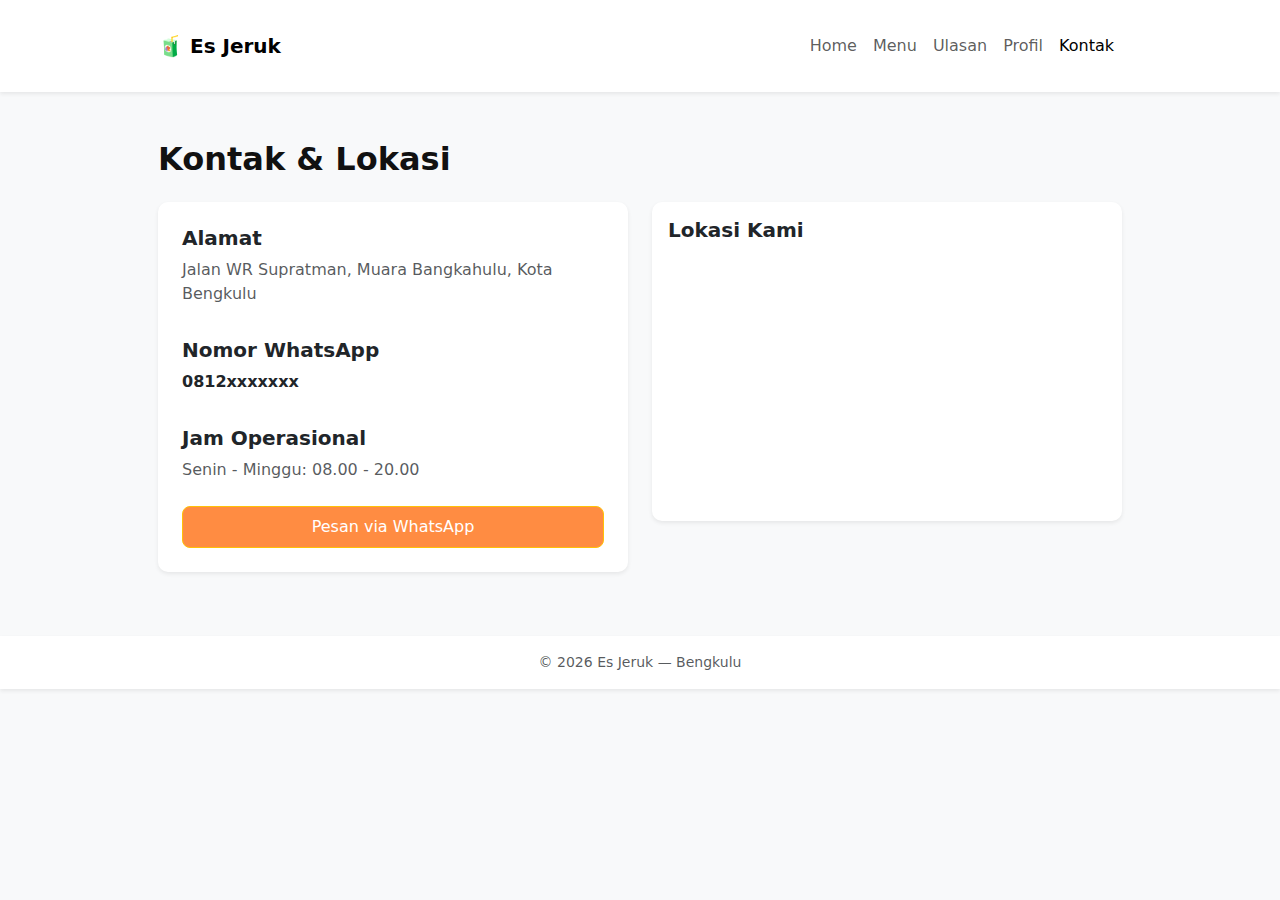
<file: JERUK/contact.html>
<!doctype html>
<html lang="id">
<head>
  <meta charset="utf-8" />
  <meta name="viewport" content="width=device-width,initial-scale=1" />
  <title>Kontak & Lokasi — Es Jeruk</title>

  <!-- Bootstrap -->
  <link href="https://cdn.jsdelivr.net/npm/bootstrap@5.3.3/dist/css/bootstrap.min.css" rel="stylesheet">

  <!-- Custom Brand CSS -->
  <link rel="stylesheet" href="assets/css/style.css">
</head>

<body class="bg-light">

  <!-- Navbar -->
  <nav class="navbar navbar-expand-lg navbar-light bg-white shadow-sm sticky-top">
    <div class="container">
      <a class="navbar-brand fw-bold text-orange" href="index.html">🧃 Es Jeruk</a>

      <button class="navbar-toggler" type="button" data-bs-toggle="collapse" data-bs-target="#navMenu">
        <span class="navbar-toggler-icon"></span>
      </button>

      <div class="collapse navbar-collapse" id="navMenu">
        <ul class="navbar-nav ms-auto">
          <li class="nav-item"><a class="nav-link" href="index.html">Home</a></li>
          <li class="nav-item"><a class="nav-link" href="menu.html">Menu</a></li>
          <li class="nav-item"><a class="nav-link" href="reviews.html">Ulasan</a></li>
          <li class="nav-item"><a class="nav-link" href="profile.html">Profil</a></li>
          <li class="nav-item"><a class="nav-link active" href="contact.html">Kontak</a></li>
        </ul>
      </div>
    </div>
  </nav>

  <!-- Content -->
  <main class="container py-5">

    <h2 class="fw-bold mb-4 text-orange">Kontak & Lokasi</h2>

    <div class="row g-4">

      <!-- Informasi Kontak -->
      <div class="col-md-6">
        <div class="card border-0 shadow-sm p-4">

          <h5 class="fw-bold text-orange mb-2">Alamat</h5>
          <p class="text-muted">Jalan WR Supratman, Muara Bangkahulu, Kota Bengkulu</p>

          <h5 class="fw-bold text-orange mt-3 mb-2">Nomor WhatsApp</h5>
          <p id="wa-display" class="fw-semibold">0812xxxxxxx</p>

          <h5 class="fw-bold text-orange mt-3 mb-2">Jam Operasional</h5>
          <p class="text-muted">Senin - Minggu: 08.00 - 20.00</p>

          <a id="wa-contact" class="btn btn-warning text-white px-3 py-2 mt-2" href="#">
            Pesan via WhatsApp
          </a>

        </div>
      </div>

      <!-- Maps -->
      <div class="col-md-6">
        <div class="card border-0 shadow-sm p-3">
          <h5 class="fw-bold text-orange mb-3">Lokasi Kami</h5>

          <div class="ratio ratio-16x9">
            <iframe 
              loading="lazy"
              referrerpolicy="no-referrer-when-downgrade"
              src="https://www.google.com/maps?q=Jalan+WR+Supratman+Muara+Bangkahulu+Kota+Bengkulu&output=embed">
            </iframe>
          </div>
        </div>
      </div>

    </div>

  </main>

  <!-- Footer -->
  <footer class="bg-white py-3 text-center small text-muted shadow-sm">
    © <span id="year"></span> Es Jeruk — Bengkulu
  </footer>

  <!-- Bootstrap JS -->
  <script src="https://cdn.jsdelivr.net/npm/bootstrap@5.3.3/dist/js/bootstrap.bundle.min.js"></script>

  <!-- Custom JS -->
  <script src="assets/js/app.js"></script>

  <script>
    document.getElementById("year").textContent = new Date().getFullYear();
  </script>

</body>
</html>
</file>
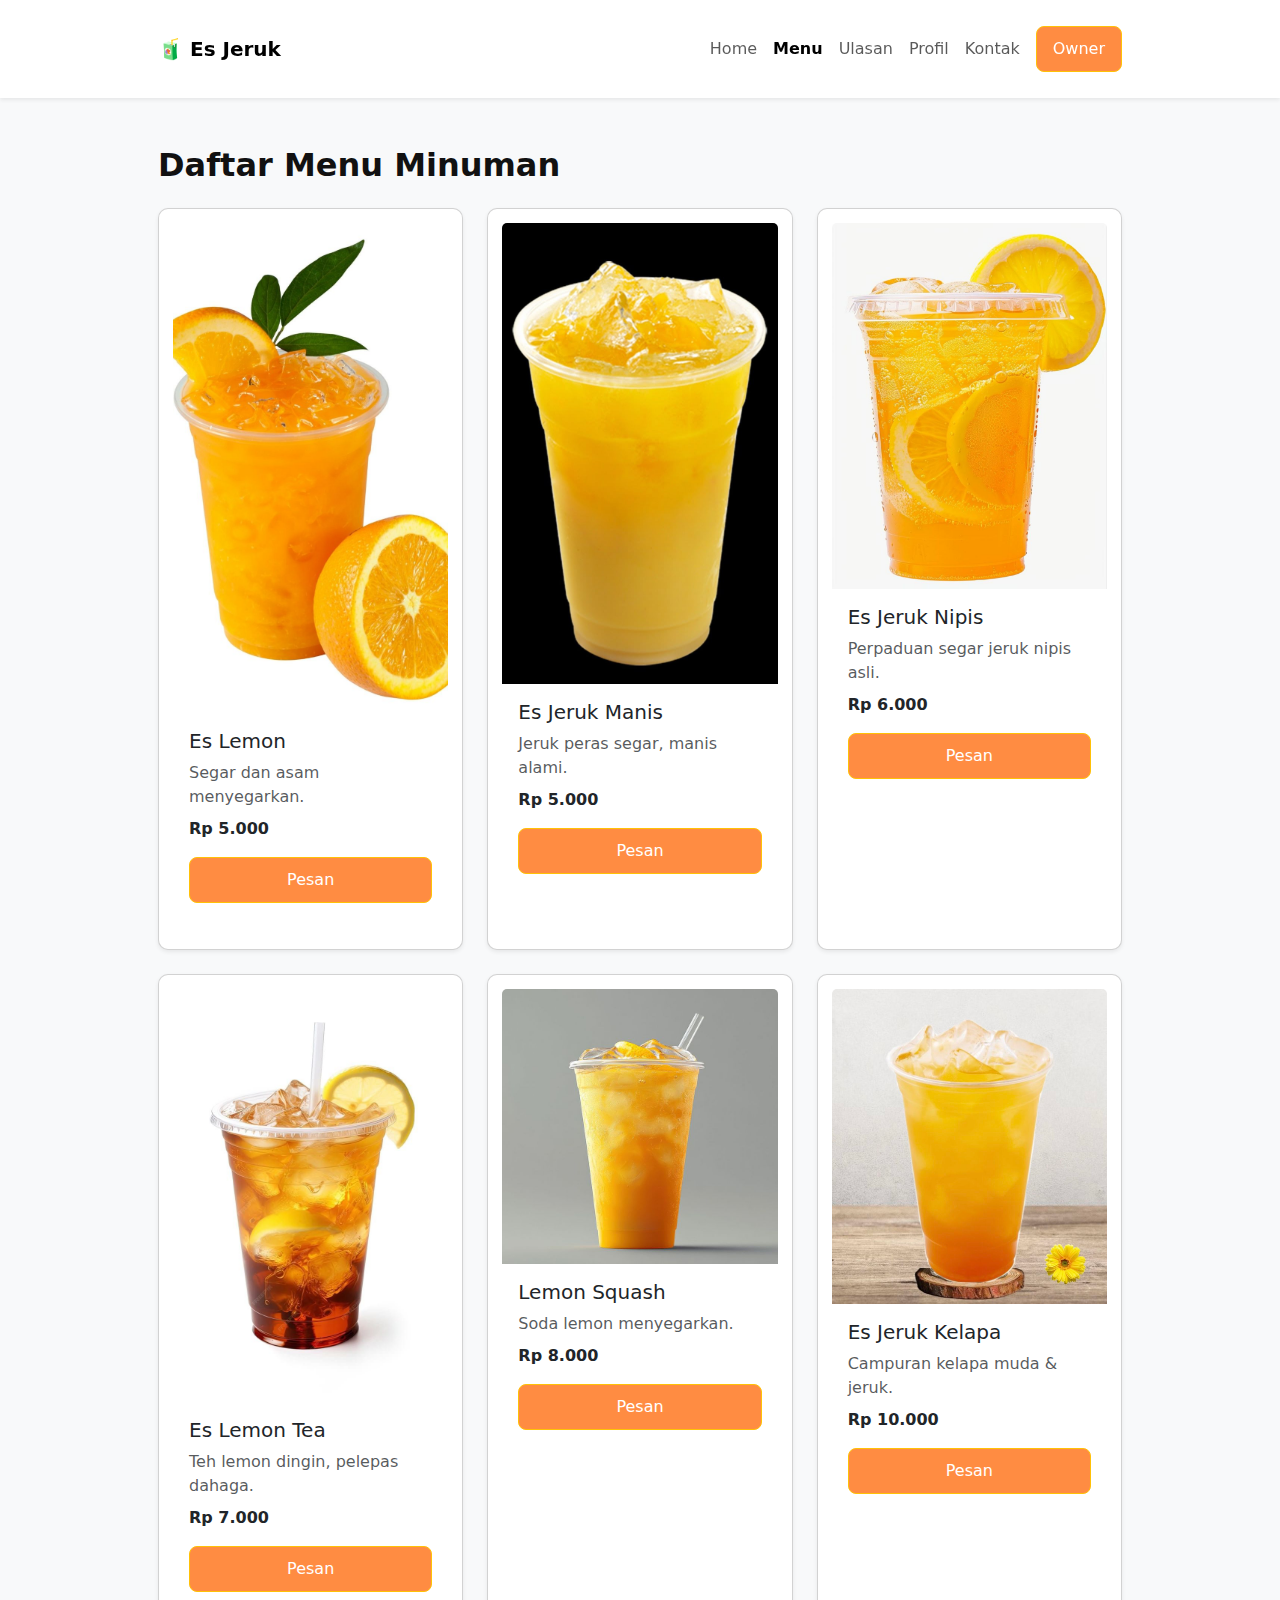
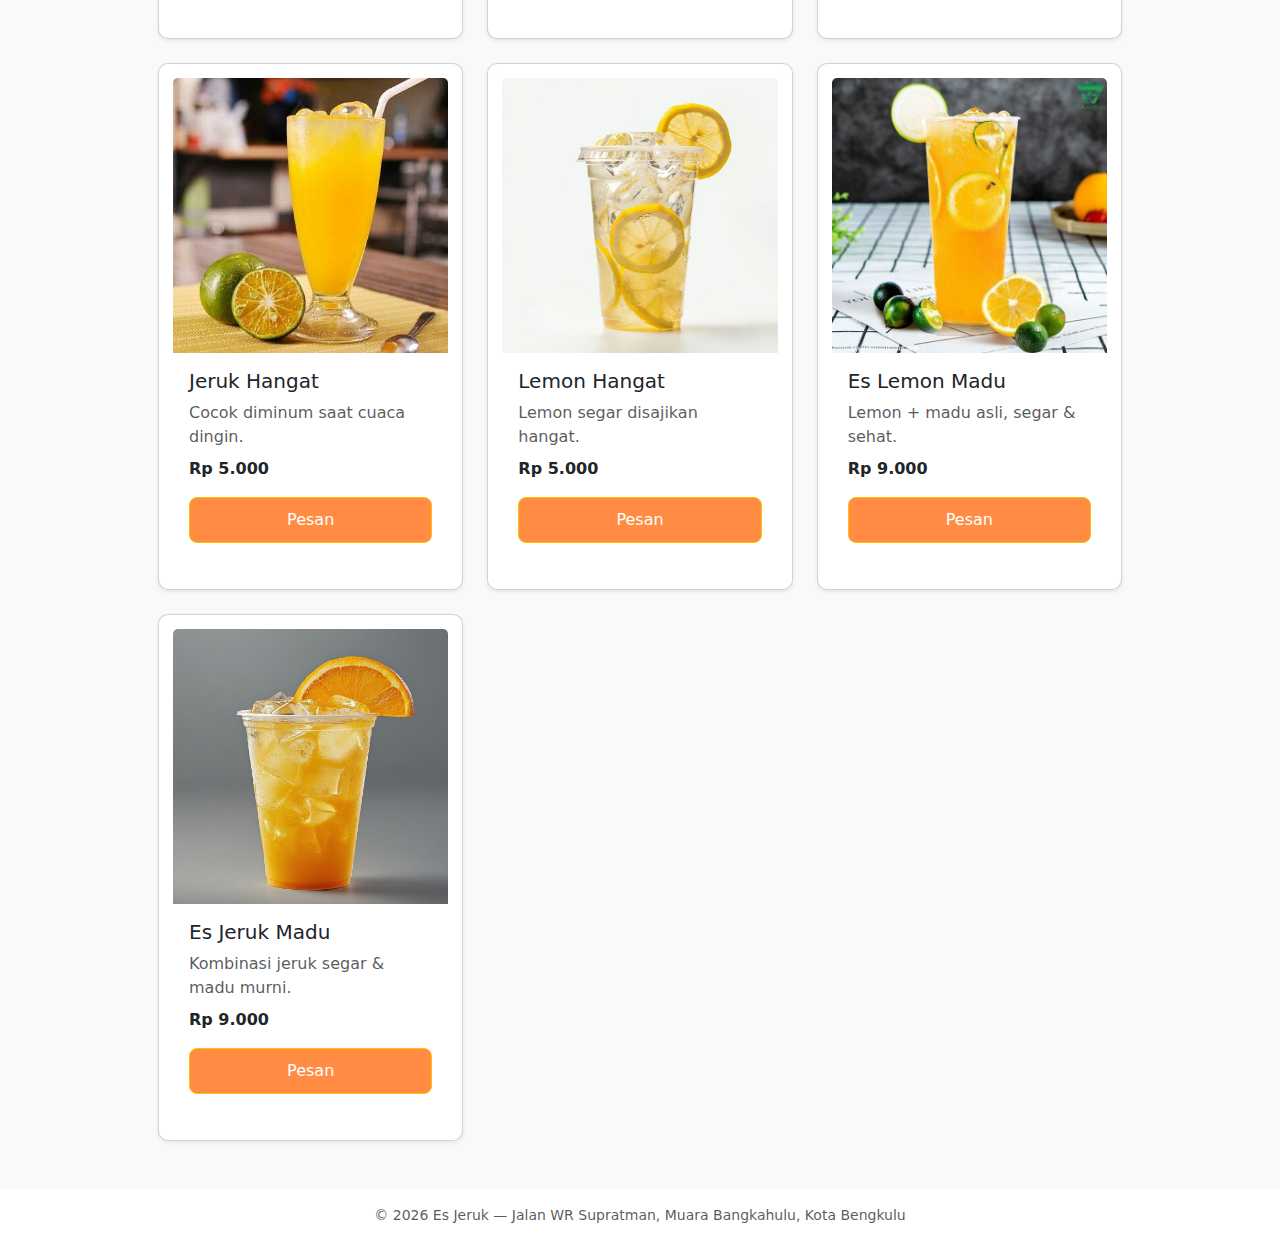
<file: JERUK/menu.html>
<!doctype html>
<html lang="id">
<head>
  <meta charset="utf-8" />
  <meta name="viewport" content="width=device-width,initial-scale=1" />
  <title>Menu — Es Jeruk</title>

  <link href="https://cdn.jsdelivr.net/npm/bootstrap@5.3.3/dist/css/bootstrap.min.css" rel="stylesheet">
  <link rel="stylesheet" href="assets/css/style.css">
</head>

<body class="bg-light">

  <!-- NAVBAR -->
  <nav class="navbar navbar-expand-lg navbar-light bg-white shadow-sm sticky-top">
    <div class="container">
      <a class="navbar-brand fw-bold text-orange" href="index.html">🧃 Es Jeruk</a>

      <button class="navbar-toggler" type="button" data-bs-toggle="collapse" data-bs-target="#navMenu">
        <span class="navbar-toggler-icon"></span>
      </button>

      <div class="collapse navbar-collapse" id="navMenu">
        <ul class="navbar-nav ms-auto align-items-lg-center">
          <li class="nav-item"><a class="nav-link" href="index.html">Home</a></li>
          <li class="nav-item"><a class="nav-link active fw-bold" href="menu.html">Menu</a></li>
          <li class="nav-item"><a class="nav-link" href="reviews.html">Ulasan</a></li>
          <li class="nav-item"><a class="nav-link" href="profile.html">Profil</a></li>
          <li class="nav-item"><a class="nav-link" href="contact.html">Kontak</a></li>
          <li class="nav-item ms-2">
            <a class="btn btn-warning text-white px-3" href="orders.html">Owner</a>
          </li>
        </ul>
      </div>
    </div>
  </nav>

  <!-- CONTENT -->
  <main class="container py-5">

    <h2 class="fw-bold text-orange mb-4">Daftar Menu Minuman</h2>

    <div class="row g-4">

      <!-- 1 -->
      <div class="col-md-4">
        <div class="card h-100 shadow-sm">
          <img src="assets/images/es-lemon.jpg" class="card-img-top">
          <div class="card-body">
            <h5 class="card-title">Es Lemon</h5>
            <p class="text-muted mb-2">Segar dan asam menyegarkan.</p>
            <strong>Rp 5.000</strong>
            <a href="order.html?product=Es Lemon&price=5000" class="btn btn-warning text-white w-100 mt-3">Pesan</a>
          </div>
        </div>
      </div>

      <!-- 2 -->
      <div class="col-md-4">
        <div class="card h-100 shadow-sm">
          <img src="assets/images/es-jeruk-manis.jpg" class="card-img-top">
          <div class="card-body">
            <h5 class="card-title">Es Jeruk Manis</h5>
            <p class="text-muted mb-2">Jeruk peras segar, manis alami.</p>
            <strong>Rp 5.000</strong>
            <a href="order.html?product=Es Jeruk Manis&price=5000" class="btn btn-warning text-white w-100 mt-3">Pesan</a>
          </div>
        </div>
      </div>

      <!-- 3 -->
      <div class="col-md-4">
        <div class="card h-100 shadow-sm">
          <img src="assets/images/es-jeruk-nipis.jpg" class="card-img-top">
          <div class="card-body">
            <h5 class="card-title">Es Jeruk Nipis</h5>
            <p class="text-muted mb-2">Perpaduan segar jeruk nipis asli.</p>
            <strong>Rp 6.000</strong>
            <a href="order.html?product=Es Jeruk Nipis&price=6000" class="btn btn-warning text-white w-100 mt-3">Pesan</a>
          </div>
        </div>
      </div>

      <!-- 4 -->
      <div class="col-md-4">
        <div class="card h-100 shadow-sm">
          <img src="assets/images/es-lemon-tea.jpg" class="card-img-top">
          <div class="card-body">
            <h5 class="card-title">Es Lemon Tea</h5>
            <p class="text-muted mb-2">Teh lemon dingin, pelepas dahaga.</p>
            <strong>Rp 7.000</strong>
            <a href="order.html?product=Es Lemon Tea&price=7000" class="btn btn-warning text-white w-100 mt-3">Pesan</a>
          </div>
        </div>
      </div>

      <!-- 5 -->
      <div class="col-md-4">
        <div class="card h-100 shadow-sm">
          <img src="assets/images/lemon-squash.jpg" class="card-img-top">
          <div class="card-body">
            <h5 class="card-title">Lemon Squash</h5>
            <p class="text-muted mb-2">Soda lemon menyegarkan.</p>
            <strong>Rp 8.000</strong>
            <a href="order.html?product=Lemon Squash&price=8000" class="btn btn-warning text-white w-100 mt-3">Pesan</a>
          </div>
        </div>
      </div>

      <!-- 6 -->
      <div class="col-md-4">
        <div class="card h-100 shadow-sm">
          <img src="assets/images/es-jeruk-kelapa.jpg" class="card-img-top">
          <div class="card-body">
            <h5 class="card-title">Es Jeruk Kelapa</h5>
            <p class="text-muted mb-2">Campuran kelapa muda & jeruk.</p>
            <strong>Rp 10.000</strong>
            <a href="order.html?product=Es Jeruk Kelapa&price=10000" class="btn btn-warning text-white w-100 mt-3">Pesan</a>
          </div>
        </div>
      </div>

      <!-- 7 -->
      <div class="col-md-4">
        <div class="card h-100 shadow-sm">
          <img src="assets/images/jeruk-hangat.jpg" class="card-img-top">
          <div class="card-body">
            <h5 class="card-title">Jeruk Hangat</h5>
            <p class="text-muted mb-2">Cocok diminum saat cuaca dingin.</p>
            <strong>Rp 5.000</strong>
            <a href="order.html?product=Jeruk Hangat&price=5000" class="btn btn-warning text-white w-100 mt-3">Pesan</a>
          </div>
        </div>
      </div>

      <!-- 8 -->
      <div class="col-md-4">
        <div class="card h-100 shadow-sm">
          <img src="assets/images/lemon-hangat.jpg" class="card-img-top">
          <div class="card-body">
            <h5 class="card-title">Lemon Hangat</h5>
            <p class="text-muted mb-2">Lemon segar disajikan hangat.</p>
            <strong>Rp 5.000</strong>
            <a href="order.html?product=Lemon Hangat&price=5000" class="btn btn-warning text-white w-100 mt-3">Pesan</a>
          </div>
        </div>
      </div>

      <!-- 9 -->
      <div class="col-md-4">
        <div class="card h-100 shadow-sm">
          <img src="assets/images/es-lemon-madu.jpg" class="card-img-top">
          <div class="card-body">
            <h5 class="card-title">Es Lemon Madu</h5>
            <p class="text-muted mb-2">Lemon + madu asli, segar & sehat.</p>
            <strong>Rp 9.000</strong>
            <a href="order.html?product=Es Lemon Madu&price=9000" class="btn btn-warning text-white w-100 mt-3">Pesan</a>
          </div>
        </div>
      </div>

      <!-- 10 -->
      <div class="col-md-4">
        <div class="card h-100 shadow-sm">
          <img src="assets/images/es-jeruk-madu.jpg" class="card-img-top">
          <div class="card-body">
            <h5 class="card-title">Es Jeruk Madu</h5>
            <p class="text-muted mb-2">Kombinasi jeruk segar & madu murni.</p>
            <strong>Rp 9.000</strong>
            <a href="order.html?product=Es Jeruk Madu&price=9000" class="btn btn-warning text-white w-100 mt-3">Pesan</a>
          </div>
        </div>
      </div>

    </div>
  </main>

  <!-- FOOTER -->
  <footer class="bg-white py-3 text-center small text-muted shadow-sm">
    © <span id="year"></span> Es Jeruk — Jalan WR Supratman, Muara Bangkahulu, Kota Bengkulu
  </footer>

  <script src="https://cdn.jsdelivr.net/npm/bootstrap@5.3.3/dist/js/bootstrap.bundle.min.js"></script>

  <script>
    document.getElementById("year").textContent = new Date().getFullYear();
  </script>

</body>
</html>
</file>
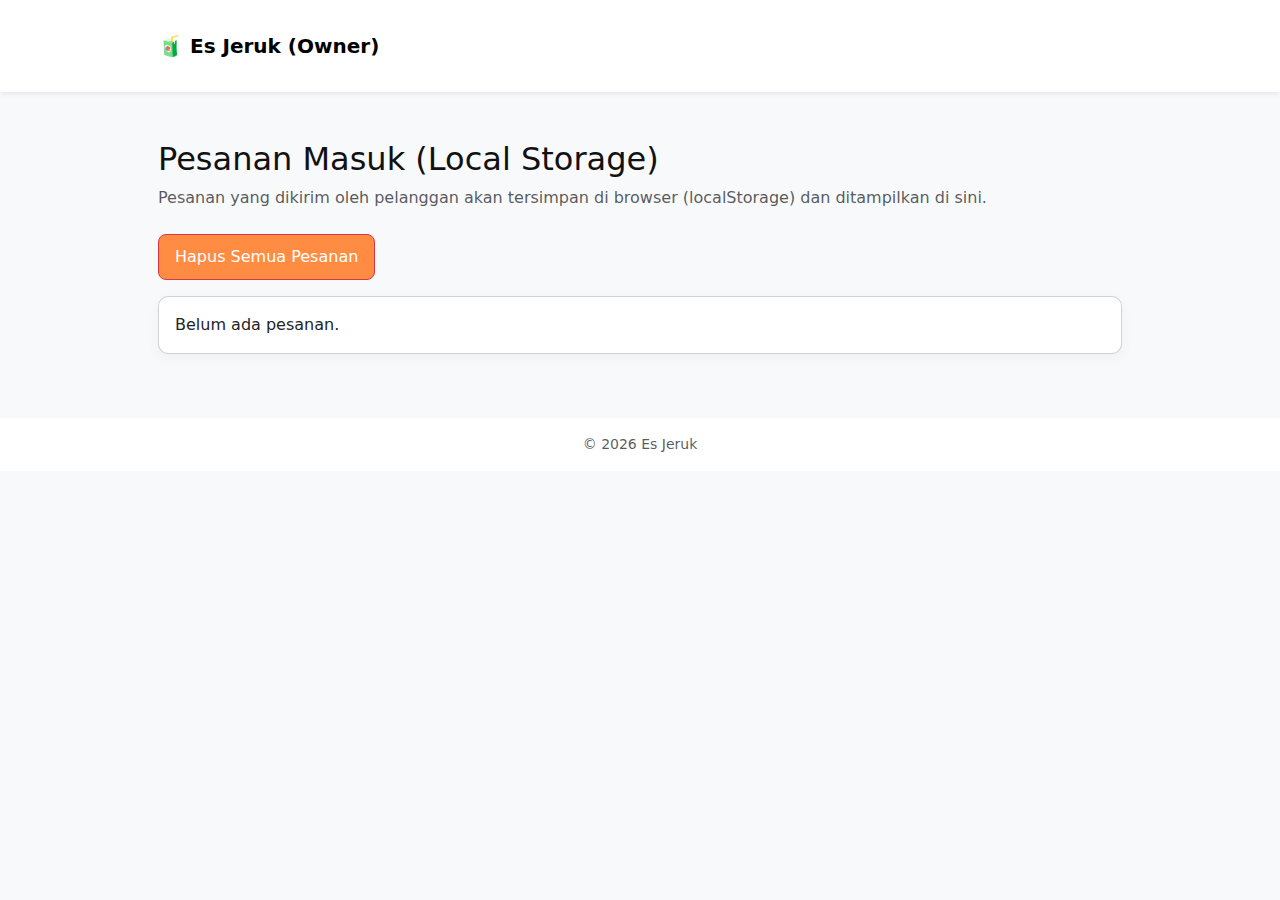
<file: JERUK/orders.html>
<!doctype html>
<html lang="id">
<head>
  <meta charset="utf-8" />
  <meta name="viewport" content="width=device-width,initial-scale=1" />
  <title>Owner — Pesanan Masuk</title>

  <link href="https://cdn.jsdelivr.net/npm/bootstrap@5.3.3/dist/css/bootstrap.min.css" rel="stylesheet">
  <link rel="stylesheet" href="assets/css/style.css">
</head>
<body class="bg-light">
  <nav class="navbar navbar-expand-lg navbar-light bg-white shadow-sm">
    <div class="container">
      <a class="navbar-brand fw-bold text-orange" href="index.html">🧃 Es Jeruk (Owner)</a>
    </div>
  </nav>

  <main class="container py-5">
    <h2>Pesanan Masuk (Local Storage)</h2>
    <p class="text-muted mb-4">Pesanan yang dikirim oleh pelanggan akan tersimpan di browser (localStorage) dan ditampilkan di sini.</p>

    <div class="mb-3">
      <button id="clear-orders" class="btn btn-outline-danger">Hapus Semua Pesanan</button>
    </div>

    <div id="orders-list" class="row g-3"></div>
  </main>

  <footer class="bg-white py-3 text-center small text-muted">
    © <span id="year"></span> Es Jeruk
  </footer>

  <script src="https://cdn.jsdelivr.net/npm/bootstrap@5.3.3/dist/js/bootstrap.bundle.min.js"></script>
  <script src="assets/js/app.js"></script>
</body>
</html>
</file>
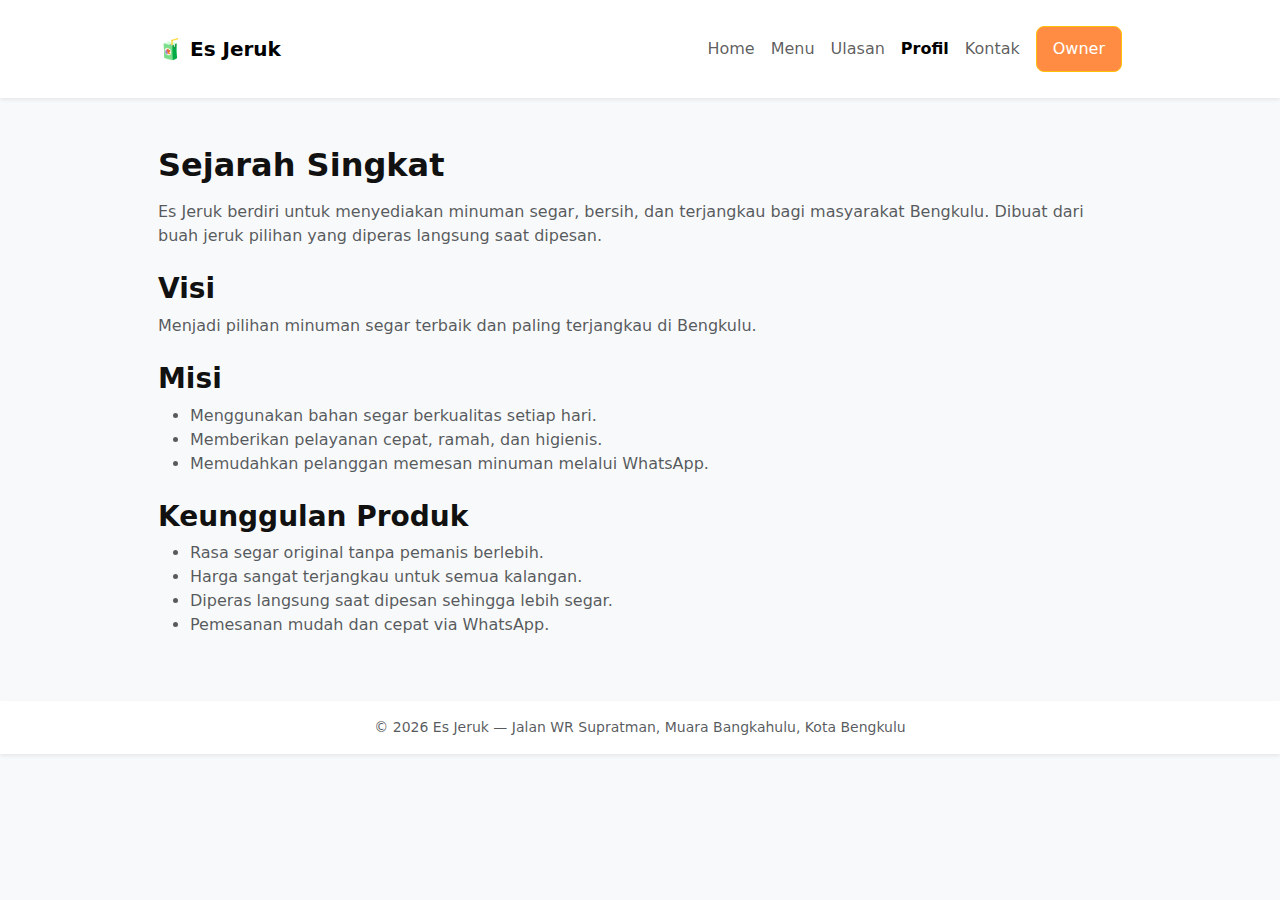
<file: JERUK/profile.html>
<!doctype html>
<html lang="id">
<head>
  <meta charset="utf-8" />
  <meta name="viewport" content="width=device-width,initial-scale=1" />
  <title>Profil Usaha — Es Jeruk</title>

  <!-- Bootstrap -->
  <link href="https://cdn.jsdelivr.net/npm/bootstrap@5.3.3/dist/css/bootstrap.min.css" rel="stylesheet">

  <!-- Custom Brand CSS -->
  <link rel="stylesheet" href="assets/css/style.css">
</head>

<body class="bg-light">

  <!-- NAVBAR LENGKAP -->
  <nav class="navbar navbar-expand-lg navbar-light bg-white shadow-sm sticky-top">
    <div class="container">
      <a class="navbar-brand fw-bold text-orange" href="index.html">🧃 Es Jeruk</a>

      <button class="navbar-toggler" type="button" data-bs-toggle="collapse" data-bs-target="#navMenu">
        <span class="navbar-toggler-icon"></span>
      </button>

      <div class="collapse navbar-collapse" id="navMenu">
        <ul class="navbar-nav ms-auto align-items-lg-center">
          <li class="nav-item"><a class="nav-link" href="index.html">Home</a></li>
          <li class="nav-item"><a class="nav-link" href="menu.html">Menu</a></li>
          <li class="nav-item"><a class="nav-link" href="reviews.html">Ulasan</a></li>
          <li class="nav-item"><a class="nav-link active fw-bold" href="profile.html">Profil</a></li>
          <li class="nav-item"><a class="nav-link" href="contact.html">Kontak</a></li>
          <li class="nav-item ms-2">
            <a class="btn btn-warning text-white px-3" href="orders.html">Owner</a>
          </li>
        </ul>
      </div>
    </div>
  </nav>

  <!-- MAIN CONTENT -->
  <main class="container py-5">
    <h2 class="fw-bold text-orange mb-3">Sejarah Singkat</h2>
    <p class="text-muted mb-4">
      Es Jeruk berdiri untuk menyediakan minuman segar, bersih, dan terjangkau bagi masyarakat Bengkulu.
      Dibuat dari buah jeruk pilihan yang diperas langsung saat dipesan.
    </p>

    <h3 class="fw-bold text-orange mt-4">Visi</h3>
    <p class="text-muted">Menjadi pilihan minuman segar terbaik dan paling terjangkau di Bengkulu.</p>

    <h3 class="fw-bold text-orange mt-4">Misi</h3>
    <ul class="text-muted">
      <li>Menggunakan bahan segar berkualitas setiap hari.</li>
      <li>Memberikan pelayanan cepat, ramah, dan higienis.</li>
      <li>Memudahkan pelanggan memesan minuman melalui WhatsApp.</li>
    </ul>

    <h3 class="fw-bold text-orange mt-4">Keunggulan Produk</h3>
    <ul class="text-muted">
      <li>Rasa segar original tanpa pemanis berlebih.</li>
      <li>Harga sangat terjangkau untuk semua kalangan.</li>
      <li>Diperas langsung saat dipesan sehingga lebih segar.</li>
      <li>Pemesanan mudah dan cepat via WhatsApp.</li>
    </ul>
  </main>

  <!-- FOOTER -->
  <footer class="bg-white py-3 text-center small text-muted shadow-sm">
    © <span id="year"></span> Es Jeruk — Jalan WR Supratman, Muara Bangkahulu, Kota Bengkulu
  </footer>

  <!-- Bootstrap JS -->
  <script src="https://cdn.jsdelivr.net/npm/bootstrap@5.3.3/dist/js/bootstrap.bundle.min.js"></script>

  <!-- Auto Year -->
  <script>
    document.getElementById("year").textContent = new Date().getFullYear();
  </script>

</body>
</html>
</file>
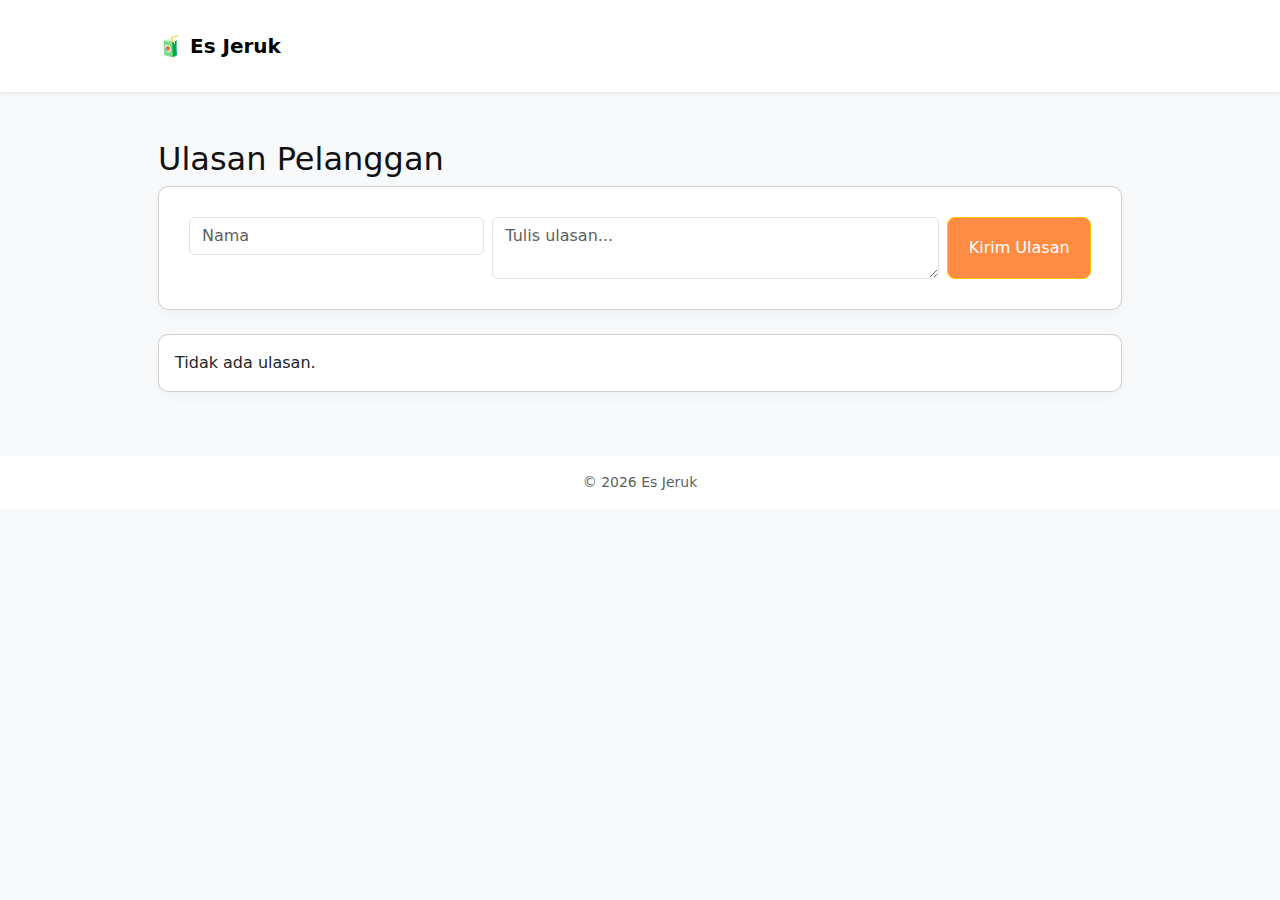
<file: JERUK/reviews.html>
<!doctype html>
<html lang="id">
<head>
  <meta charset="utf-8" />
  <meta name="viewport" content="width=device-width,initial-scale=1" />
  <title>Ulasan Pelanggan — Es Jeruk</title>

  <link href="https://cdn.jsdelivr.net/npm/bootstrap@5.3.3/dist/css/bootstrap.min.css" rel="stylesheet">
  <link rel="stylesheet" href="assets/css/style.css">
</head>
<body class="bg-light">
  <nav class="navbar navbar-expand-lg navbar-light bg-white shadow-sm">
    <div class="container">
      <a class="navbar-brand fw-bold text-orange" href="index.html">🧃 Es Jeruk</a>
    </div>
  </nav>

  <main class="container py-5">
    <h2>Ulasan Pelanggan</h2>

    <div class="card mb-4">
      <div class="card-body">
        <form id="review-form" class="row g-2">
          <div class="col-md-4">
            <input id="review-name" class="form-control" placeholder="Nama" required>
          </div>
          <div class="col-md-6">
            <textarea id="review-text" class="form-control" placeholder="Tulis ulasan..." required></textarea>
          </div>
          <div class="col-md-2 d-grid">
            <button class="btn btn-warning">Kirim Ulasan</button>
          </div>
        </form>
      </div>
    </div>

    <div id="reviews-list" class="list-group"></div>
  </main>

  <footer class="bg-white py-3 text-center small text-muted">
    © <span id="year"></span> Es Jeruk
  </footer>

  <script src="https://cdn.jsdelivr.net/npm/bootstrap@5.3.3/dist/js/bootstrap.bundle.min.js"></script>
  <script src="assets/js/app.js"></script>
</body>
</html>
</file>
<file: JERUK/assets/css/style.css>
:root{
  --maxw: 1000px;
  --accent: #ff8c42;
  --muted: #666;
  --bg: #fffefc;
  --card: #ffffff;
}
*{box-sizing:border-box}
body{
  font-family: Inter, system-ui, -apple-system, "Segoe UI", Roboto, "Helvetica Neue", Arial;
  margin:0;
  background:var(--bg);
  color:#111;
  -webkit-font-smoothing:antialiased;
}
.container{max-width:var(--maxw);margin:0 auto;padding:18px}
.nav{background:#fff;box-shadow:0 1px 4px rgba(0,0,0,0.06)}
.nav .container{display:flex;align-items:center;justify-content:space-between}
.brand{font-weight:700;text-decoration:none;color:var(--accent)}
.nav nav a{margin-left:14px;text-decoration:none;color:#333}
.nav nav a.owner{background:var(--accent);color:#fff;padding:6px 10px;border-radius:8px}
.hero{display:flex;gap:24px;padding:40px 18px;align-items:center}
.hero-left{flex:1}
.hero-right{flex:1;text-align:center}
.hero-img{max-width:320px;width:100%;border-radius:12px;box-shadow:0 6px 20px rgba(0,0,0,0.08)}
h1{margin:0 0 10px;font-size:32px}
.btn{display:inline-block;padding:10px 16px;border-radius:8px;background:var(--accent);color:#fff;text-decoration:none}
.btn.outline{background:transparent;color:var(--accent);border:2px solid var(--accent)}
.features{display:flex;gap:18px;margin:28px 0}
.features > div{flex:1;background:var(--card);padding:18px;border-radius:10px;box-shadow:0 6px 18px rgba(0,0,0,0.04)}
.grid{display:grid;grid-template-columns:repeat(auto-fill,minmax(200px,1fr));gap:18px}
.card{background:var(--card);padding:14px;border-radius:10px;box-shadow:0 4px 14px rgba(0,0,0,0.04);margin-bottom:16px}
.product-card img{width:100%;height:140px;object-fit:cover;border-radius:8px}
.product-card h4{margin:8px 0}
.reviews .rev{border-bottom:1px solid #eee;padding:10px 0}
.contact-grid{display:grid;grid-template-columns:1fr 1fr;gap:18px}
.footer{padding:18px 0;text-align:center;color:var(--muted);font-size:14px;margin-top:30px}

/* Responsive */
@media (max-width:800px){
  .hero{flex-direction:column}
  .contact-grid{grid-template-columns:1fr}
  .features{flex-direction:column}
}
</file>
